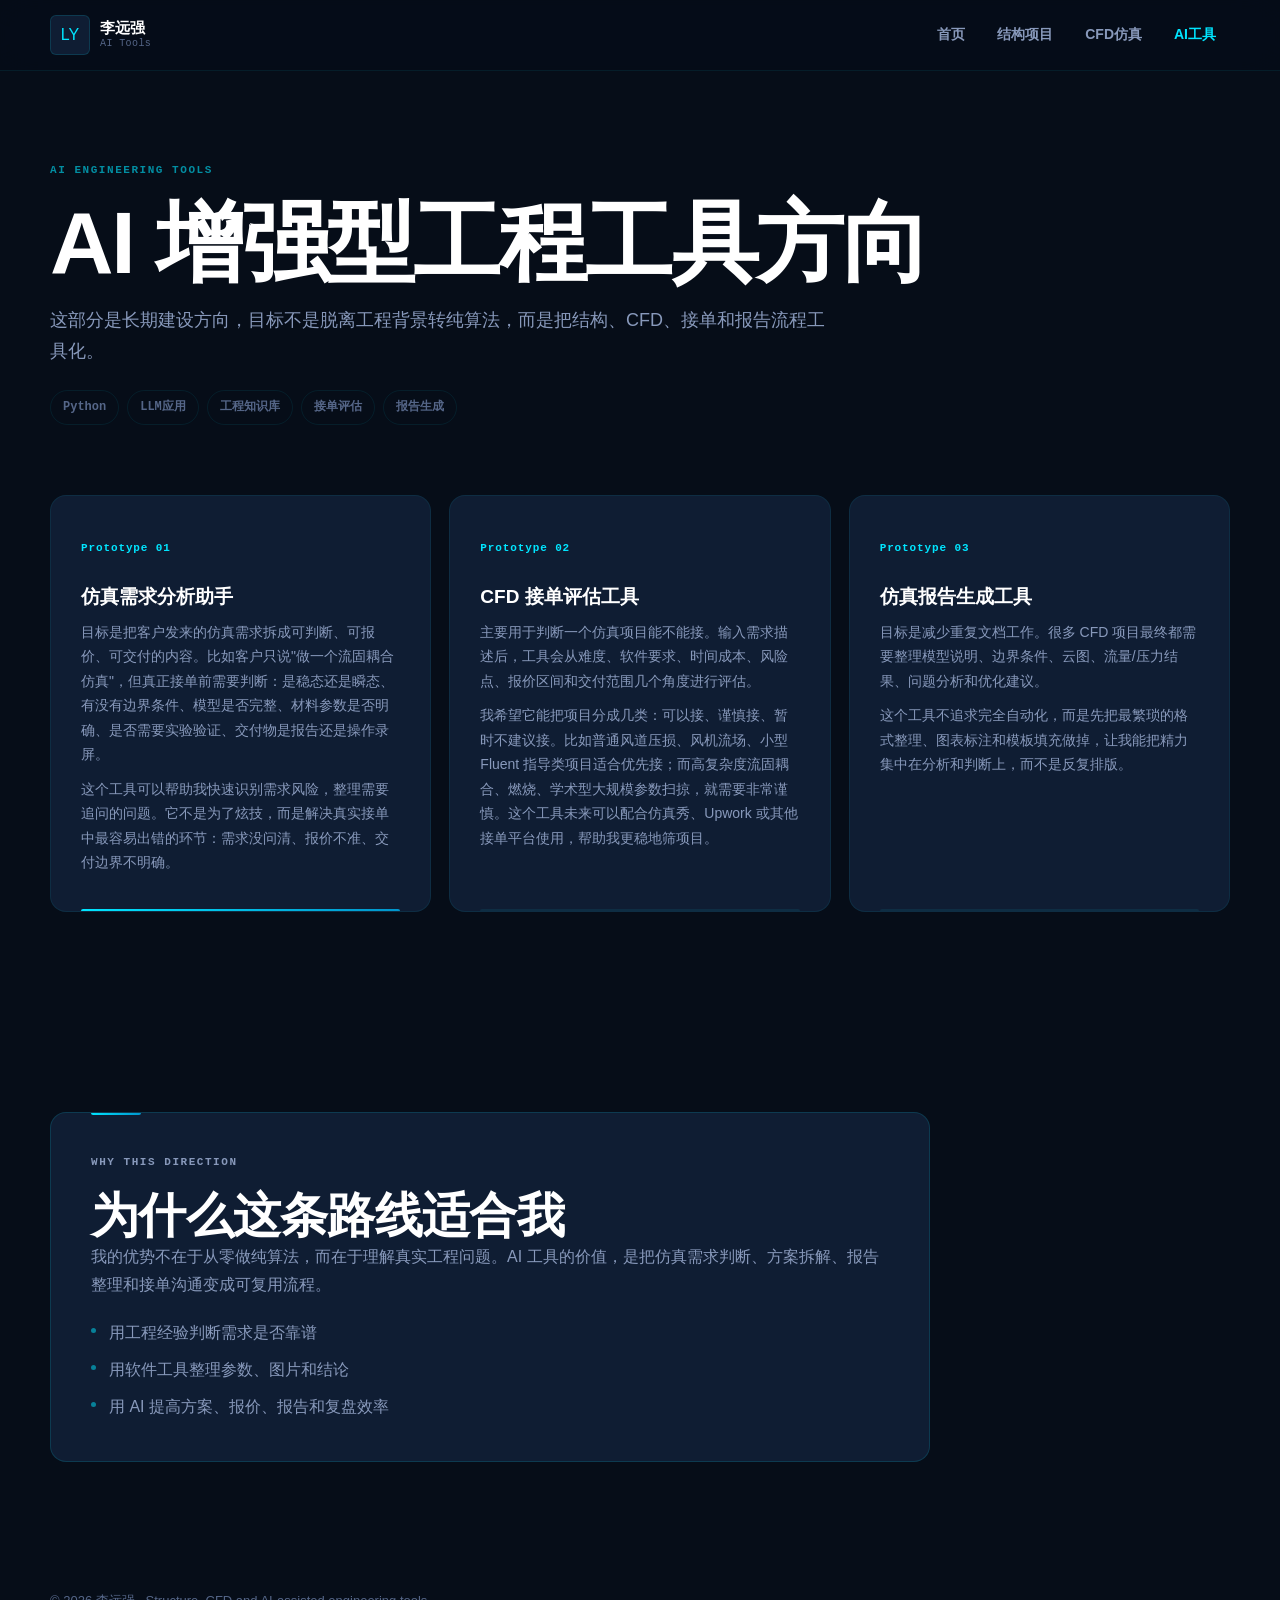
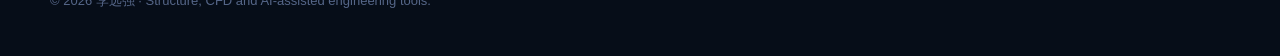
<file: projects/ai-tools.html>
<!doctype html>
<html lang="zh-CN">
<head>
  <meta charset="utf-8">
  <meta name="viewport" content="width=device-width, initial-scale=1">
  <title>AI工程工具方向｜李远强</title>
  <meta name="description" content="李远强AI工程工具方向：仿真需求分析、CFD接单评估、仿真报告生成。">
  <link rel="stylesheet" href="../styles.css">
</head>
<body>
  <header class="site-header">
    <nav class="nav shell" aria-label="主导航">
      <a class="brand" href="../index.html">
        <span class="brand-mark">LY</span>
        <span><strong>李远强</strong><small>AI Tools</small></span>
      </a>
      <button class="nav-toggle" type="button" aria-expanded="false" aria-controls="nav-links">
        <span></span><span></span><span></span>
        <span class="sr-only">打开导航</span>
      </button>
      <div class="nav-links" id="nav-links">
        <a href="../index.html">首页</a>
        <a href="structure.html">结构项目</a>
        <a href="cfd.html">CFD仿真</a>
        <a href="ai-tools.html" class="active">AI工具</a>
      </div>
    </nav>
  </header>

  <main>
    <section class="case-hero shell">
      <p class="eyebrow">AI Engineering Tools</p>
      <h1>AI 增强型工程工具方向</h1>
      <p>这部分是长期建设方向，目标不是脱离工程背景转纯算法，而是把结构、CFD、接单和报告流程工具化。</p>
      <div class="tag-row">
        <span>Python</span><span>LLM应用</span><span>工程知识库</span><span>接单评估</span><span>报告生成</span>
      </div>
    </section>

    <!-- Tool Cards -->
    <section class="section shell compact-section">
      <div class="tool-grid detail-tools reveal-stagger">
        <article class="tool-card active reveal">
          <span>Prototype 01</span>
          <h3>仿真需求分析助手</h3>
          <p>目标是把客户发来的仿真需求拆成可判断、可报价、可交付的内容。比如客户只说"做一个流固耦合仿真"，但真正接单前需要判断：是稳态还是瞬态、有没有边界条件、模型是否完整、材料参数是否明确、是否需要实验验证、交付物是报告还是操作录屏。</p>
          <p>这个工具可以帮助我快速识别需求风险，整理需要追问的问题。它不是为了炫技，而是解决真实接单中最容易出错的环节：需求没问清、报价不准、交付边界不明确。</p>
        </article>
        <article class="tool-card reveal">
          <span>Prototype 02</span>
          <h3>CFD 接单评估工具</h3>
          <p>主要用于判断一个仿真项目能不能接。输入需求描述后，工具会从难度、软件要求、时间成本、风险点、报价区间和交付范围几个角度进行评估。</p>
          <p>我希望它能把项目分成几类：可以接、谨慎接、暂时不建议接。比如普通风道压损、风机流场、小型 Fluent 指导类项目适合优先接；而高复杂度流固耦合、燃烧、学术型大规模参数扫掠，就需要非常谨慎。这个工具未来可以配合仿真秀、Upwork 或其他接单平台使用，帮助我更稳地筛项目。</p>
        </article>
        <article class="tool-card reveal">
          <span>Prototype 03</span>
          <h3>仿真报告生成工具</h3>
          <p>目标是减少重复文档工作。很多 CFD 项目最终都需要整理模型说明、边界条件、云图、流量/压力结果、问题分析和优化建议。</p>
          <p>这个工具不追求完全自动化，而是先把最繁琐的格式整理、图表标注和模板填充做掉，让我能把精力集中在分析和判断上，而不是反复排版。</p>
        </article>
      </div>
    </section>

    <!-- Why This Direction -->
    <section class="section shell">
      <div class="process-panel reveal">
        <p class="eyebrow">Why This Direction</p>
        <h2>为什么这条路线适合我</h2>
        <p>我的优势不在于从零做纯算法，而在于理解真实工程问题。AI 工具的价值，是把仿真需求判断、方案拆解、报告整理和接单沟通变成可复用流程。</p>
        <ol>
          <li>用工程经验判断需求是否靠谱</li>
          <li>用软件工具整理参数、图片和结论</li>
          <li>用 AI 提高方案、报价、报告和复盘效率</li>
        </ol>
      </div>
    </section>
  </main>

  <footer class="footer shell">
    <p>© 2026 李远强 · Structure, CFD and AI-assisted engineering tools.</p>
  </footer>

  <script src="../script.js"></script>
</body>
</html>
</file>
<file: styles.css>
/* ============================================================
   "Flow State" — CFD-Inspired Engineering Portfolio
   李远强 · 结构开发 / CFD仿真 / AI工程工具
   ============================================================ */

/* ---- Variables ---- */
:root {
  --bg: #060d18;
  --bg-elevated: #0a1628;
  --surface: #0f1d33;
  --surface-2: #142340;

  --border: rgba(0, 229, 255, 0.08);
  --border-visible: rgba(0, 229, 255, 0.14);
  --border-hover: rgba(0, 229, 255, 0.28);

  --cyan: #00e5ff;
  --cyan-dim: rgba(0, 229, 255, 0.6);
  --amber: #ff8c42;
  --amber-dim: rgba(255, 140, 66, 0.6);

  --text: #e2e8f4;
  --text-secondary: #8899bb;
  --text-muted: #556688;
  --text-white: #ffffff;

  --gradient-cyan: linear-gradient(135deg, #00e5ff 0%, #0095cc 100%);
  --gradient-amber: linear-gradient(135deg, #ff8c42 0%, #e8552d 100%);
  --gradient-mixed: linear-gradient(135deg, #00e5ff 0%, #ff8c42 100%);

  --glow-cyan: 0 0 40px rgba(0, 229, 255, 0.12);
  --glow-amber: 0 0 40px rgba(255, 140, 66, 0.10);

  --shell: 1180px;
  --radius: 10px;
  --radius-sm: 6px;
  --radius-lg: 16px;

  --font-display: "Outfit", "Microsoft YaHei", "PingFang SC", sans-serif;
  --font-mono: "JetBrains Mono", "Consolas", "Cascadia Code", monospace;

  --ease-out: cubic-bezier(0.16, 1, 0.3, 1);
  --ease-spring: cubic-bezier(0.34, 1.56, 0.64, 1);
}

/* ---- Reset ---- */
*, *::before, *::after { box-sizing: border-box; margin: 0; padding: 0; }

html { scroll-behavior: smooth; -webkit-font-smoothing: antialiased; }

body {
  background: var(--bg);
  color: var(--text);
  font-family: var(--font-display);
  font-size: 16px;
  line-height: 1.7;
  overflow-x: hidden;
}

#flow-bg {
  position: fixed; inset: 0; z-index: 0;
  pointer-events: none;
  opacity: 0.7;
}

img { display: block; max-width: 100%; }
a { color: inherit; text-decoration: none; }
button { font: inherit; cursor: pointer; background: none; border: none; color: inherit; }

/* ---- Utility ---- */
.shell { width: min(var(--shell), calc(100% - 48px)); margin: 0 auto; position: relative; z-index: 1; }
.sr-only { position: absolute; width: 1px; height: 1px; overflow: hidden; clip: rect(0,0,0,0); white-space: nowrap; border: 0; }
.skip-link { position: fixed; left: 16px; top: 12px; z-index: 1000; transform: translateY(-160%); padding: 10px 14px; border-radius: var(--radius-sm); background: var(--text-white); color: var(--bg); font-weight: 700; }
.skip-link:focus { transform: translateY(0); }

/* ---- Typography ---- */
.eyebrow {
  font-family: var(--font-mono);
  font-size: 11px; font-weight: 600; letter-spacing: 0.14em;
  text-transform: uppercase; color: var(--cyan-dim);
  margin-bottom: 16px;
}

h1, h2, h3 { color: var(--text-white); overflow-wrap: anywhere; }

h1 {
  font-size: clamp(48px, 8vw, 88px);
  line-height: 1.06; letter-spacing: -0.025em; font-weight: 800;
}
h2 { font-size: clamp(30px, 5vw, 48px); line-height: 1.15; letter-spacing: -0.015em; font-weight: 700; }
h3 { font-size: 22px; line-height: 1.28; font-weight: 700; }

/* ---- Navigation ---- */
.site-header {
  position: sticky; top: 0; z-index: 50;
  border-bottom: 1px solid var(--border);
  background: rgba(6, 13, 24, 0.85);
  backdrop-filter: blur(20px) saturate(150%);
}
.nav {
  min-height: 70px; display: flex; align-items: center;
  justify-content: space-between; gap: 24px;
}
.brand {
  display: flex; align-items: center; gap: 10px;
}
.brand-mark {
  display: grid; place-items: center;
  width: 40px; height: 40px;
  border: 1px solid var(--border-visible); border-radius: var(--radius-sm);
  background: var(--surface); color: var(--cyan);
  transition: all 0.3s var(--ease-out);
}
.brand:hover .brand-mark {
  border-color: var(--cyan); box-shadow: var(--glow-cyan);
}
.brand strong, .brand small { display: block; line-height: 1.25; }
.brand strong { font-size: 15px; color: var(--text-white); font-weight: 700; }
.brand small { font-size: 10px; color: var(--text-muted); letter-spacing: 0.04em; font-family: var(--font-mono); }

.nav-links { display: flex; align-items: center; gap: 4px; }
.nav-links a {
  min-height: 38px; display: inline-flex; align-items: center;
  padding: 0 14px; border-radius: var(--radius-sm);
  color: var(--text-secondary); font-size: 14px; font-weight: 600;
  transition: all 0.2s var(--ease-out);
}
.nav-links a:hover { color: var(--text-white); background: rgba(255,255,255,0.04); }
.nav-links a.active { color: var(--cyan); }

.nav-toggle { display: none; width: 44px; height: 44px; border: 1px solid var(--border-visible); border-radius: var(--radius-sm); background: var(--surface); position: relative; }
.nav-toggle span:not(.sr-only) { display: block; width: 18px; height: 1.5px; margin: 4px auto; background: var(--text); border-radius: 1px; transition: 0.2s var(--ease-out); }

/* ---- Hero ---- */
.hero {
  position: relative; z-index: 1;
  min-height: calc(100dvh - 70px);
  display: grid;
  grid-template-columns: minmax(0, 1fr) 360px;
  gap: 56px; align-items: center;
  padding: 80px 0 60px;
}

.hero-lead { max-width: 640px; margin-top: 16px; color: var(--text-secondary); font-size: 17px; line-height: 1.8; }

.hero-subtitle {
  font-family: var(--font-mono);
  font-size: 13px; font-weight: 600; letter-spacing: 0.08em;
  color: var(--cyan); margin-top: 8px;
}

.hero-stats { display: flex; flex-wrap: wrap; gap: 12px; margin-top: 24px; }
.hero-stat {
  padding: 14px 20px; border: 1px solid var(--border);
  border-radius: var(--radius-sm); background: rgba(0,229,255,0.03);
  text-align: center; min-width: 120px;
  transition: all 0.25s var(--ease-out);
}
.hero-stat:hover { border-color: var(--cyan); background: rgba(0,229,255,0.06); }
.hero-stat-num { display: block; font-size: 24px; font-weight: 800; color: var(--cyan); line-height: 1.2; }
.hero-stat-label { display: block; font-size: 12px; color: var(--text-muted); font-family: var(--font-mono); margin-top: 4px; }

.hero-actions { display: flex; flex-wrap: wrap; gap: 14px; margin-top: 36px; }

/* Buttons */
.btn {
  min-height: 50px; display: inline-flex; align-items: center; gap: 10px;
  padding: 0 24px; border-radius: var(--radius-sm);
  font-weight: 700; font-size: 15px;
  transition: all 0.3s var(--ease-out);
  position: relative; overflow: hidden;
}
.btn-primary {
  color: var(--bg); background: var(--cyan); border: none;
  box-shadow: 0 4px 24px rgba(0, 229, 255, 0.25);
  font-weight: 700;
}
.btn-primary:hover { transform: translateY(-2px); box-shadow: 0 8px 36px rgba(0, 229, 255, 0.35); }
.btn-secondary {
  color: var(--text-white); background: transparent;
  border: 1px solid var(--border-visible);
}
.btn-secondary:hover { border-color: var(--cyan); background: rgba(0, 229, 255, 0.05); box-shadow: var(--glow-cyan); }

/* Tags */
.hero-tags { display: flex; flex-wrap: wrap; gap: 8px; margin-top: 28px; }
.hero-tags span {
  padding: 6px 12px; border: 1px solid var(--border);
  border-radius: 999px; color: var(--text-muted);
  font-size: 12px; font-weight: 600;
  font-family: var(--font-mono);
  background: rgba(255,255,255,0.015);
  transition: all 0.2s var(--ease-out);
}
.hero-tags span:hover { border-color: var(--cyan); color: var(--cyan); background: rgba(0,229,255,0.06); }

/* ---- Hero Card ---- */
.hero-card {
  position: relative;
  border-radius: var(--radius-lg);
  background: rgba(15, 29, 51, 0.65);
  backdrop-filter: blur(16px);
  border: 1px solid var(--border-visible);
  overflow: hidden;
}
.hero-card-glow {
  position: absolute; top: -50%; left: -50%; width: 200%; height: 200%;
  background: radial-gradient(ellipse at 30% 20%, rgba(0,229,255,0.08) 0%, transparent 60%);
  pointer-events: none;
}
.hero-card-inner {
  position: relative; z-index: 1;
  padding: 36px 32px 32px;
}
.portrait-frame {
  width: 130px; height: 174px; margin: 0 auto 24px;
  border: 1px solid var(--border-visible); border-radius: var(--radius);
  overflow: hidden;
  background: var(--surface-2);
}
.portrait { width: 100%; height: 100%; object-fit: cover; }
.hero-card-info { text-align: center; margin-bottom: 24px; }
.hero-card-info h2 { font-size: 26px; margin-bottom: 4px; }
.hero-card-info p { color: var(--text-muted); font-size: 13px; }

.hero-metrics { display: flex; flex-direction: column; gap: 8px; }
.hero-metrics div {
  display: flex; align-items: baseline; gap: 14px;
  padding: 12px 16px;
  border-left: 2px solid var(--cyan);
  background: rgba(0,229,255,0.03);
  border-radius: 0 var(--radius-sm) var(--radius-sm) 0;
}
.hero-metrics dt { font-size: 18px; font-weight: 800; color: var(--text-white); white-space: nowrap; }
.hero-metrics dd { color: var(--text-muted); font-size: 12px; font-family: var(--font-mono); }

/* ---- Hero Awards ---- */
.hero-awards {
  margin-top: 16px; display: flex; flex-direction: column; gap: 5px;
}
.award-badge {
  font-size: 11px; color: var(--text-muted);
  font-family: var(--font-mono);
  padding: 4px 0;
  display: flex; align-items: center; gap: 6px;
}

/* ---- Work Timeline ---- */
.work-timeline {
  display: flex; flex-direction: column;
  position: relative;
}
.work-timeline::before {
  content: ""; position: absolute; left: 11px; top: 0; bottom: 0;
  width: 1px; background: var(--border-visible);
}
.timeline-item {
  display: flex; gap: 32px; padding-bottom: 40px; position: relative;
}
.timeline-item:last-child { padding-bottom: 0; }
.timeline-marker {
  flex-shrink: 0; width: 23px; height: 23px;
  border-radius: 999px;
  border: 2px solid var(--cyan); background: var(--bg);
  position: relative; z-index: 1;
  margin-top: 4px;
}
.timeline-item:last-child .timeline-marker {
  border-color: var(--amber);
}
.timeline-content { flex: 1; min-width: 0; }
.timeline-head {
  display: flex; flex-wrap: wrap; align-items: baseline; gap: 16px;
  margin-bottom: 12px;
}
.timeline-head h3 { font-size: 20px; color: var(--text-white); }
.timeline-company {
  font-size: 13px; color: var(--cyan); font-weight: 600;
  font-family: var(--font-mono);
}
.timeline-date {
  font-size: 12px; color: var(--text-muted);
  font-family: var(--font-mono);
  margin-left: auto;
}
.timeline-content p {
  color: var(--text-secondary); font-size: 14px; line-height: 1.8;
}

/* ---- Notice ---- */
.notice-line {
  color: var(--text-muted); font-size: 13px;
  padding: 12px 0; margin-bottom: 16px;
  border-bottom: 1px solid var(--border);
  font-family: var(--font-mono);
}

/* ---- Sections ---- */
.section { padding: 100px 0; }
.section-heading { max-width: 700px; margin-bottom: 48px; }
.section-heading .eyebrow { margin-bottom: 12px; }

/* ---- Route Cards ---- */
.route-grid {
  display: grid;
  grid-template-columns: repeat(3, minmax(0, 1fr));
  gap: 20px;
}

.route-card {
  position: relative;
  padding: 40px 32px 32px;
  border: 1px solid var(--border);
  border-radius: var(--radius-lg);
  background: var(--surface);
  transition: all 0.4s var(--ease-out);
  overflow: hidden;
  display: flex; flex-direction: column;
}
.card-accent {
  position: absolute; top: 0; left: 32px; right: 32px; height: 2px;
  border-radius: 0 0 2px 2px;
  transition: all 0.4s var(--ease-out);
}
.card-structure .card-accent { background: var(--gradient-amber); }
.card-cfd .card-accent { background: var(--gradient-cyan); }
.card-ai .card-accent { background: var(--gradient-mixed); }

.route-card:hover { transform: translateY(-4px); border-color: var(--border-hover); box-shadow: 0 16px 48px rgba(0,0,0,0.4); }
.card-structure:hover { box-shadow: 0 16px 48px rgba(0,0,0,0.4), var(--glow-amber); }
.card-cfd:hover { box-shadow: 0 16px 48px rgba(0,0,0,0.4), var(--glow-cyan); }
.card-ai:hover { box-shadow: 0 16px 48px rgba(0,0,0,0.4), 0 0 40px rgba(0,229,255,0.08), 0 0 40px rgba(255,140,66,0.06); }

.card-icon { color: var(--cyan); margin-bottom: 28px; opacity: 0.8; transition: all 0.3s var(--ease-out); }
.card-structure .card-icon { color: var(--amber); }
.route-card:hover .card-icon { opacity: 1; transform: scale(1.05); }

.route-card h3 { margin-bottom: 10px; font-size: 20px; }
.route-card p { color: var(--text-secondary); font-size: 14px; line-height: 1.7; flex: 1; }

.card-link {
  display: inline-block; margin-top: 24px;
  font-size: 13px; font-weight: 700; color: var(--cyan);
  transition: transform 0.3s var(--ease-out);
  font-family: var(--font-mono);
}
.card-structure .card-link { color: var(--amber); }
.route-card:hover .card-link { transform: translateX(4px); }

/* ---- Capability ---- */
.capability-grid {
  display: grid;
  grid-template-columns: repeat(4, minmax(0, 1fr));
  gap: 14px;
}
.cap-card {
  padding: 36px 28px;
  border: 1px solid var(--border);
  border-radius: var(--radius);
  background: var(--surface);
  transition: all 0.25s var(--ease-out);
  position: relative;
}
.cap-card:hover { border-color: var(--border-hover); background: var(--surface-2); }
.cap-num {
  display: block; margin-bottom: 28px;
  font-family: var(--font-mono); font-size: 40px; font-weight: 300;
  color: var(--cyan); opacity: 0.4; line-height: 1;
}
.cap-card:nth-child(2) .cap-num { color: var(--cyan); opacity: 0.5; }
.cap-card:nth-child(3) .cap-num { color: var(--amber); opacity: 0.4; }
.cap-card:nth-child(4) .cap-num { color: var(--amber); opacity: 0.5; }
.cap-card h3 { font-size: 17px; margin-bottom: 8px; }
.cap-card p { color: var(--text-secondary); font-size: 13px; line-height: 1.7; }

/* ---- Awards ---- */
.awards-grid {
  display: grid; grid-template-columns: repeat(3, minmax(0, 1fr)); gap: 16px;
}
.award-card {
  display: flex; gap: 18px; align-items: flex-start;
  padding: 32px 28px; border: 1px solid var(--border);
  border-radius: var(--radius); background: var(--surface);
  transition: all 0.25s var(--ease-out);
}
.award-card:hover { border-color: var(--border-hover); background: var(--surface-2); }
.award-icon { font-size: 28px; flex-shrink: 0; margin-top: 2px; }
.award-card h3 { font-size: 16px; margin-bottom: 6px; }
.award-card p { color: var(--text-secondary); font-size: 13px; line-height: 1.7; }

/* ---- Resume ---- */
.resume-panel {
  display: grid; grid-template-columns: 1fr 1fr;
  gap: 40px; align-items: center;
  padding: 44px; border-radius: var(--radius-lg);
  background: var(--surface); border: 1px solid var(--border-visible);
  position: relative; overflow: hidden;
}
.resume-panel-accent {
  position: absolute; left: 0; top: 44px; bottom: 44px; width: 3px;
  border-radius: 0 3px 3px 0;
  background: var(--gradient-mixed);
}
.resume-panel .eyebrow { margin-bottom: 12px; }
.resume-panel p { color: var(--text-secondary); margin-top: 4px; }
.resume-links { display: flex; flex-direction: column; gap: 10px; }
.resume-links a {
  min-height: 54px; display: flex; align-items: center; gap: 14px;
  padding: 0 20px; border: 1px solid var(--border);
  border-radius: var(--radius-sm); background: var(--bg-elevated);
  font-weight: 700; font-size: 14px;
  transition: all 0.25s var(--ease-out);
}
.resume-tag {
  font-size: 10px; font-weight: 700; letter-spacing: 0.08em;
  padding: 3px 10px; border-radius: 4px;
  color: var(--cyan); background: rgba(0,229,255,0.08);
  font-family: var(--font-mono); white-space: nowrap;
}
.resume-links a:hover {
  border-color: var(--cyan);
  background: rgba(0,229,255,0.04);
  box-shadow: var(--glow-cyan);
}

/* ---- Contact ---- */
.contact-panel {
  display: grid; grid-template-columns: 1fr 1fr;
  gap: 40px; align-items: center;
  padding: 44px; border-radius: var(--radius-lg);
  background: var(--surface); border: 1px solid var(--border-visible);
  position: relative; overflow: hidden;
}
.contact-panel-accent {
  position: absolute; left: 0; top: 44px; bottom: 44px; width: 3px;
  border-radius: 0 3px 3px 0;
  background: var(--gradient-cyan);
}
.contact-panel .eyebrow { margin-bottom: 12px; }
.contact-panel p { color: var(--text-secondary); margin-top: 4px; }
.contact-panel address { display: flex; flex-direction: column; gap: 10px; font-style: normal; }
.contact-panel a, .contact-panel address span {
  min-height: 54px; display: flex; align-items: center;
  padding: 0 20px; border: 1px solid var(--border);
  border-radius: var(--radius-sm); background: var(--bg-elevated);
  font-weight: 700; font-size: 14px;
  transition: all 0.25s var(--ease-out);
}
.contact-panel a:hover {
  border-color: var(--cyan); box-shadow: var(--glow-cyan);
  background: rgba(0,229,255,0.04);
}

/* ---- Footer ---- */
.footer { padding: 28px 0 44px; color: var(--text-muted); font-size: 13px; }

/* ============================================================
   PROJECT PAGES
   ============================================================ */
.case-hero { padding: 90px 0 50px; }
.case-hero h1 { max-width: 920px; }
.case-hero > p:not(.eyebrow) { max-width: 780px; color: var(--text-secondary); font-size: 18px; margin-top: 16px; }
.case-hero .hero-tags, .case-hero .tag-row { margin-top: 24px; }
.tag-row { display: flex; flex-wrap: wrap; gap: 8px; }
.tag-row span {
  padding: 6px 12px; border: 1px solid var(--border);
  border-radius: 999px; color: var(--text-muted);
  font-size: 12px; font-weight: 600; font-family: var(--font-mono);
}

.case-grid { display: grid; gap: 28px; }
.case-block {
  display: grid;
  grid-template-columns: 0.9fr 1.1fr; gap: 28px; align-items: stretch;
  padding: 32px; border: 1px solid var(--border);
  border-radius: var(--radius-lg); background: var(--surface);
  transition: all 0.3s var(--ease-out);
  position: relative; overflow: hidden;
}
.case-block:hover { border-color: var(--border-hover); box-shadow: 0 8px 32px rgba(0,0,0,0.3); }
.case-block.reverse .case-copy { order: 2; }
.case-copy { display: flex; flex-direction: column; justify-content: flex-start; padding: 8px; }
.case-copy p + p { margin-top: 14px; }

.project-kicker {
  color: var(--cyan) !important; font-size: 11px !important;
  font-weight: 700; letter-spacing: 0.08em; text-transform: uppercase;
  font-family: var(--font-mono); margin-bottom: 12px !important;
}
.case-copy h2 { margin-bottom: 12px; }
.case-copy > p:not(.project-kicker) { color: var(--text-secondary); line-height: 1.75; }
.case-copy ul, .process-panel ol { margin: 20px 0 0; padding-left: 0; list-style: none; }
.case-copy li, .process-panel li {
  position: relative; padding-left: 18px; color: var(--text-secondary); line-height: 1.7;
}
.case-copy li::before, .process-panel li::before {
  content: ""; position: absolute; left: 0; top: 9px;
  width: 5px; height: 5px; border-radius: 50%;
  background: var(--cyan); opacity: 0.5;
}
.case-copy li + li, .process-panel li + li { margin-top: 10px; }

/* Gallery */
.gallery { display: grid; grid-template-columns: repeat(2, minmax(0, 1fr)); gap: 10px; }
.gallery.gallery-row { display: flex; flex-direction: row; }
.gallery.gallery-row .gallery-item { flex: 1; min-width: 0; }
.gallery-item {
  position: relative; min-height: 170px; overflow: hidden;
  border: 1px solid var(--border); border-radius: var(--radius);
  background: var(--bg-elevated); cursor: zoom-in;
  transition: all 0.25s var(--ease-out);
}
.gallery-item:hover { border-color: var(--border-hover); box-shadow: 0 4px 16px rgba(0,0,0,0.3); }
.gallery-item.wide { grid-row: span 2; }
.gallery-item img {
  width: 100%; height: 100%; object-fit: contain; padding: 10px;
  transition: transform 0.4s var(--ease-out), filter 0.4s var(--ease-out);
}
.gallery-item:hover img { transform: scale(1.04); filter: brightness(1.08) contrast(1.03); }

/* Tool Grid */
.tool-grid { display: grid; grid-template-columns: repeat(3, minmax(0, 1fr)); gap: 18px; }
.tool-card {
  padding: 36px 30px; border: 1px solid var(--border);
  border-radius: var(--radius-lg); background: var(--surface);
  transition: all 0.3s var(--ease-out);
  position: relative; overflow: hidden;
}
.tool-card::after {
  content: ""; position: absolute; left: 30px; right: 30px; bottom: 0; height: 2px;
  border-radius: 2px 2px 0 0;
  background: var(--border); transition: all 0.3s var(--ease-out);
}
.tool-card.active::after { background: var(--gradient-cyan); }
.tool-card:hover { border-color: var(--border-hover); box-shadow: 0 8px 32px rgba(0,0,0,0.3); }
.tool-card span:first-child {
  display: inline-block; margin-bottom: 28px;
  color: var(--cyan); font-size: 11px; font-weight: 700;
  letter-spacing: 0.08em; font-family: var(--font-mono);
}
.tool-card h3 { font-size: 19px; margin-bottom: 10px; }
.tool-card p { color: var(--text-secondary); font-size: 14px; line-height: 1.75; }
.tool-card p + p { margin-top: 10px; }

/* Process panel */
.process-panel {
  max-width: 880px; padding: 40px;
  border: 1px solid var(--border-visible); border-radius: var(--radius-lg);
  background: var(--surface);
  position: relative;
}
.process-panel::before {
  content: ""; position: absolute; left: 40px; top: 0;
  width: 50px; height: 2px; border-radius: 0 0 2px 2px;
  background: var(--gradient-cyan);
}
.process-panel p { color: var(--text-secondary); line-height: 1.75; }

.compact-section { padding-top: 20px; }

/* ---- Lightbox ---- */
.lightbox {
  position: fixed; inset: 0; z-index: 100; display: none;
  grid-template-rows: 1fr auto; place-items: center;
  padding: 40px;
  background: rgba(4, 8, 18, 0.95);
  backdrop-filter: blur(12px);
}
.lightbox.open { display: grid; }
.lightbox img { max-width: min(1100px, 90vw); max-height: 78dvh; object-fit: contain; border-radius: var(--radius); background: var(--surface); }
.lightbox p { max-width: 860px; margin-top: 14px; color: var(--text-secondary); text-align: center; }
.lightbox-close {
  position: fixed; top: 20px; right: 20px; z-index: 101;
  width: 44px; height: 44px; display: grid; place-items: center;
  border: 1px solid var(--border-visible); border-radius: 999px;
  background: rgba(255,255,255,0.04); color: var(--text-white);
  font-size: 24px; transition: all 0.25s var(--ease-out);
}
.lightbox-close:hover { background: rgba(255,255,255,0.12); }

/* ---- Scroll Reveal ---- */
.reveal {
  opacity: 0; transform: translateY(24px);
  transition: opacity 0.7s var(--ease-out), transform 0.7s var(--ease-out);
}
.reveal.visible { opacity: 1; transform: translateY(0); }

/* ---- Responsive ---- */
@media (max-width: 1080px) { .hero { gap: 36px; } }
@media (max-width: 980px) {
  .hero, .case-block, .resume-panel, .contact-panel { grid-template-columns: 1fr; }
  .hero-card { max-width: 400px; }
  .route-grid, .capability-grid, .tool-grid { grid-template-columns: repeat(2, minmax(0, 1fr)); }
  .case-block.reverse .case-copy { order: 0; }
}
@media (max-width: 720px) {
  .shell { width: min(100% - 28px, var(--shell)); }
  .nav { min-height: 60px; }
  .nav-toggle { display: block; }
  .nav-links {
    position: absolute; top: 60px; left: 14px; right: 14px;
    display: none; flex-direction: column; align-items: stretch;
    padding: 12px; border: 1px solid var(--border-visible);
    border-radius: var(--radius); background: rgba(15, 29, 51, 0.97);
    backdrop-filter: blur(20px);
  }
  .nav-links.open { display: flex; }
  h1 { font-size: 38px; }
  h2 { font-size: 28px; }
  .hero { min-height: auto; padding: 48px 0 32px; }
  .route-grid, .capability-grid, .tool-grid, .gallery { grid-template-columns: 1fr; }
  .resume-panel, .contact-panel { padding: 28px; }
  .section { padding: 64px 0; }
  .case-block { padding: 20px; }
  .footer { padding: 24px 0 36px; }
  .timeline-head { flex-direction: column; gap: 4px; }
  .timeline-date { margin-left: 0; }
  .timeline-item { gap: 20px; }
  .awards-grid { grid-template-columns: 1fr; }
}
@media (max-width: 480px) {
  .hero-actions { flex-direction: column; }
  .btn { width: 100%; justify-content: center; }
}
@media (prefers-reduced-motion: reduce) {
  *, *::before, *::after { scroll-behavior: auto !important; transition: none !important; animation: none !important; }
}
</file>
